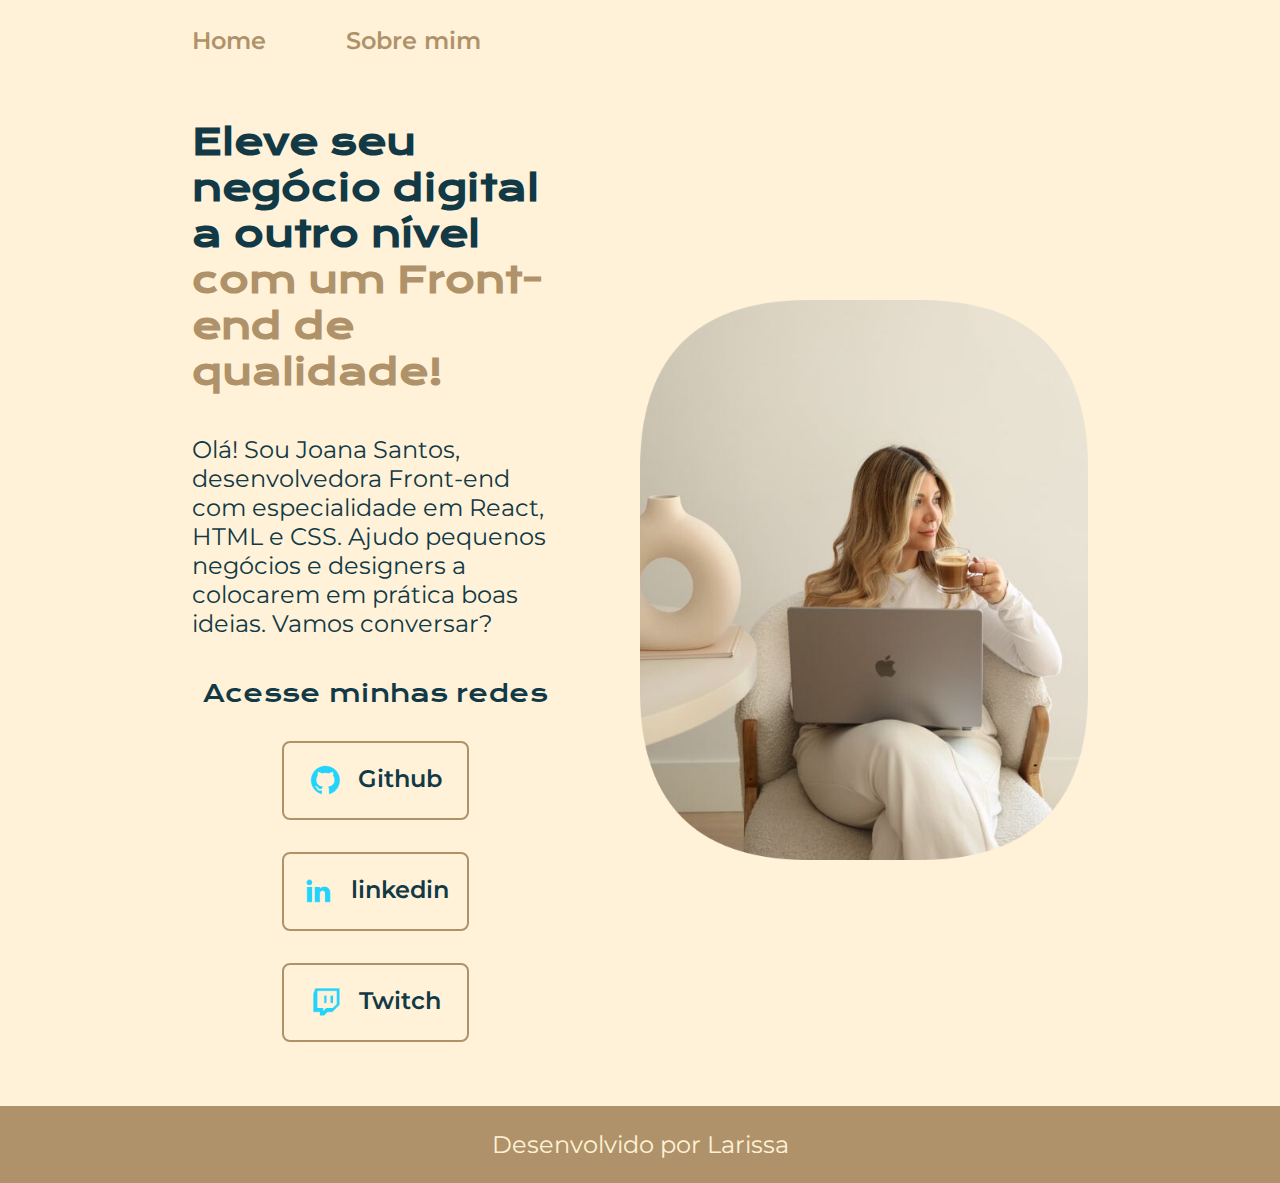
<file: index.html>
<!DOCTYPE html>
<html lang="pt-br">

<head>
    <meta charset="UTF-8">
    <meta http-equiv="X-UA-Compatible" content="IE=edge">
    <meta name="viewport" content="width=device-width, initial-scale=1.0">
    <title>Portifolio</title>
    <link rel="stylesheet" href="./styles/style.css">
</head>

<body>
    <header class="cabecalho">
        <nav class="cabecalho__menu">
            <a class="cabecalho__menu__link" href="index.html">Home</a>
            <a class="cabecalho__menu__link" href="about.html">Sobre mim</a>
        </nav>
    </header>
    <main class="apresentacao">
        <section class="apresentacao__conteudo">
            <h1 class="apresentacao__conteudo__titulo">Eleve seu negócio digital a outro nível<strong 
            class="titulo-destaque"> com um Front-end de qualidade!
            </strong></h1>
            <p class="apresentacao__conteudo__texto">Olá! Sou Joana Santos, desenvolvedora
            Front-end com especialidade em React, HTML e
            CSS. Ajudo pequenos negócios e designers a
            colocarem em prática boas ideias. Vamos
            conversar?</p>
            <div class="apresentacao__links">
                <h2 class="apresentacao__links__subtitulo">Acesse minhas redes</h2>
                <a class="apresentacao__links__navegacao" href="https://github.com/rafaballerini">
                    <img src="./assets/github.png">
                    Github
                </a>
                <a class="apresentacao__links__navegacao" href="https://linkedin.com/in/rafaellaballerini">
                    <img src="./assets/linkedin.png">
                    linkedin
                </a>
                <a class="apresentacao__links__navegacao" href="https://twitch.tv/guilimadev">
                    <img src="./assets/twitch.png">
                    Twitch
                </a>
            </div>
        </section>
        <img class="apresentacao__imagem" src="./assets/imagem_01.png" alt="Foto da Joana Santos programando">
    </main>
    <footer class="rodape">
        <p>Desenvolvido por Larissa</p>
    </footer>
</body>

</html>
</file>
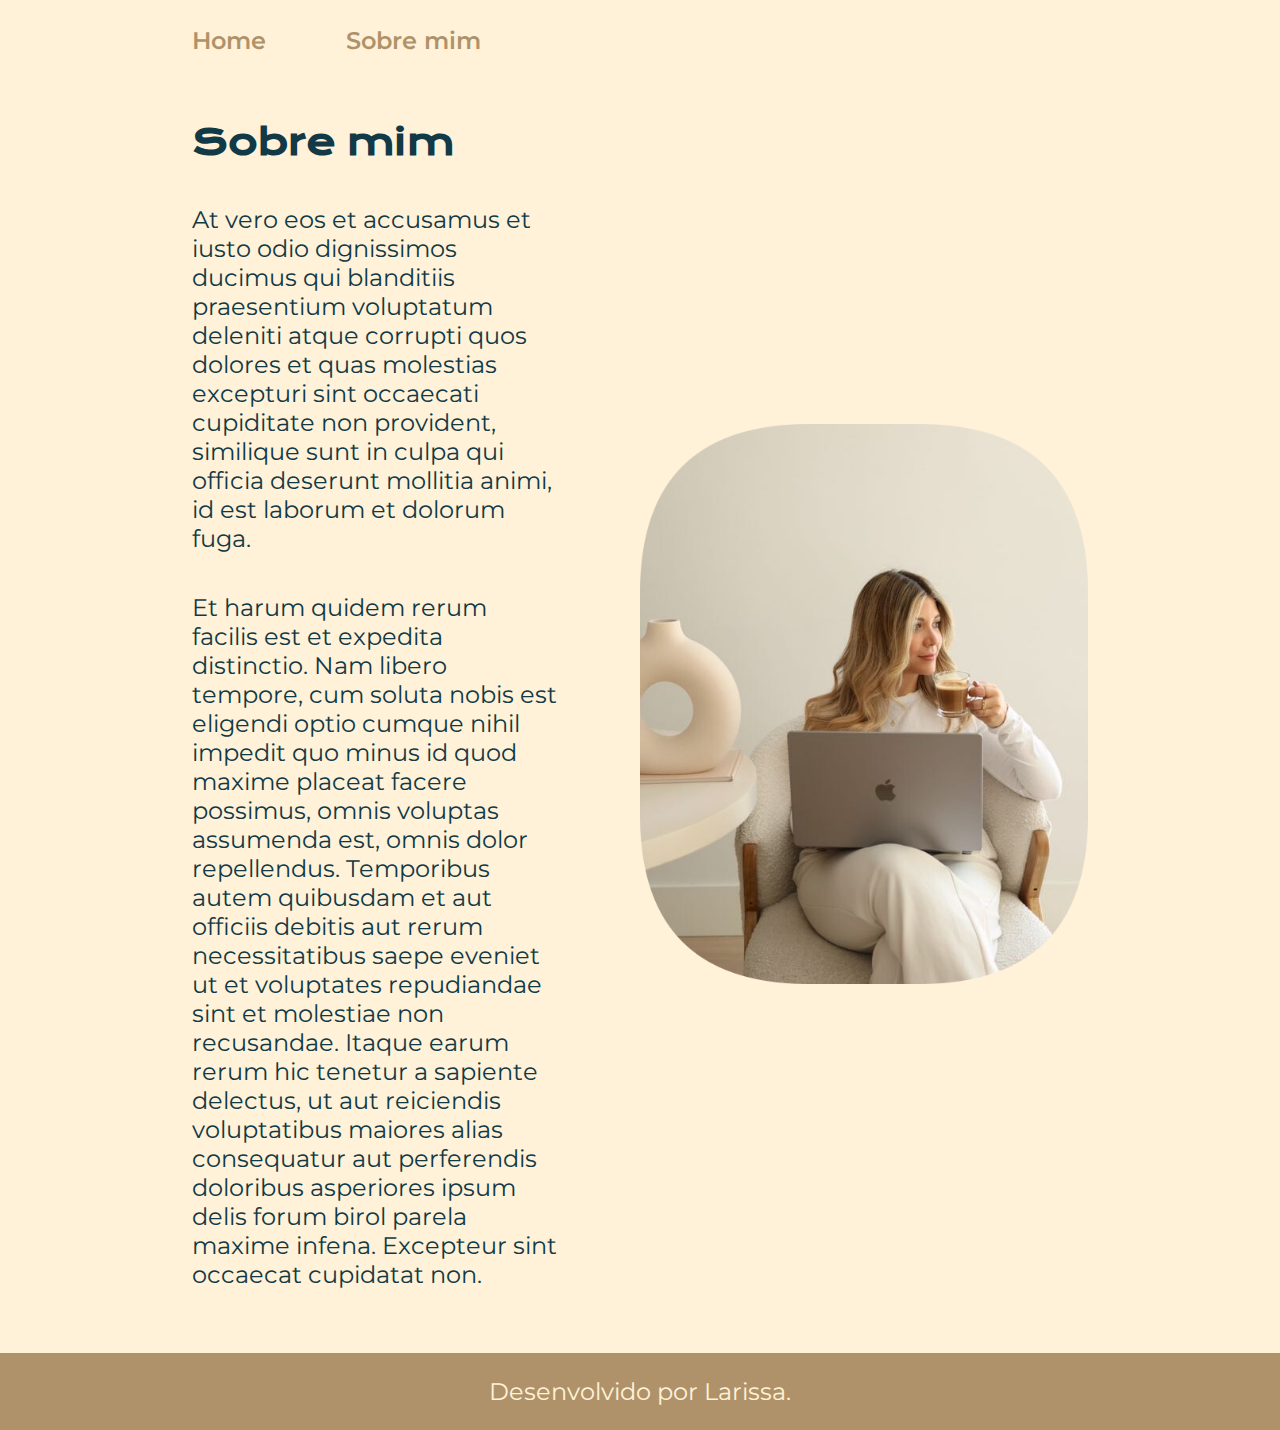
<file: about.html>
<!DOCTYPE html>
<html lang="pt-br">

<head>
    <meta charset="UTF-8">
    <meta http-equiv="X-UA-Compatible" content="IE=edge">
    <meta name="viewport" content="width=device-width, initial-scale=1.0">
    <title>Sobre mim</title>
    <link rel="stylesheet" href="./styles/style.css">
</head>

<body>
    <header class="cabecalho">
        <nav class="cabecalho__menu">
            <a class="cabecalho__menu__link" href="index.html">Home</a>
            <a class="cabecalho__menu__link" href="about.html">Sobre mim</a>
        </nav>
    </header>

    <main class="apresentacao">
        <section class="apresentacao__conteudo">
            <h1 class="apresentacao__conteudo__titulo">Sobre mim</h1>
            <p class="apresentacao__conteudo__texto">At vero eos et accusamus et iusto odio dignissimos ducimus qui blanditiis praesentium voluptatum deleniti
                atque corrupti quos dolores et quas molestias excepturi sint occaecati cupiditate non provident,
                similique sunt in culpa qui officia deserunt mollitia animi, id est laborum et dolorum fuga.
            </p>
            <p class="apresentacao__conteudo__texto">
                Et harum quidem rerum facilis est et expedita distinctio. Nam libero tempore, cum soluta nobis est
                eligendi optio cumque nihil impedit quo minus id quod maxime placeat facere possimus, omnis voluptas
                assumenda est, omnis dolor repellendus. Temporibus autem quibusdam et aut officiis debitis aut rerum
                necessitatibus saepe eveniet ut et voluptates repudiandae sint et molestiae non recusandae. Itaque earum
                rerum hic tenetur a sapiente delectus, ut aut reiciendis voluptatibus maiores alias consequatur aut
                perferendis doloribus asperiores ipsum delis forum birol parela maxime infena. Excepteur sint occaecat
                cupidatat non.</p>
        </section>
        <img class="apresentacao__imagem" src="./assets/imagem_01.png" alt="Foto da Joana Santos programando">
    </main>

    <footer class="rodape">
        <p>Desenvolvido por Larissa.</p>
    </footer>
</body>

</html>
</file>
<file: styles/style.css>
@import url('https://fonts.googleapis.com/css2?family=Krona+One&family=Montserrat:wght@400;600&display=swap');

:root {
    --cor-primaria: #FFF2D8;
    --cor-secundaria: #113946;
    --cor-terciaria: #B0926A;
    --cor-hover: #1F1717;

    --fonte-primaria: 'Krona One', sans-serif;
    --fonte-secundaria: 'Montserrat', sans-serif;
}
*{
    margin: 0;
    padding: 0;
}

body{
    box-sizing: border-box;
    background-color: var(--cor-primaria);
    color: var(--cor-secundaria);
}
.cabecalho{
    padding: 2% 0% 0% 15%;
}
.cabecalho__menu{
    display: flex;
    gap: 80px;
}
.cabecalho__menu__link{
    font-family: var(--fonte-secundaria);
    font-size: 1.5rem;
    font-weight: 600;
    color: var(--cor-terciaria);
    text-decoration: none;
}
.apresentacao{
    padding: 5% 15%;
    display: flex;
    align-items: center;
    justify-content: space-between;
    gap: 82px;
}
.apresentacao__conteudo{
    width: 50%;
    display: flex;
    flex-direction: column;
    gap: 40px;
}

.apresentacao__conteudo__titulo{
    font-size: 2.25rem;
    font-family: var(--fonte-primaria);
}
.titulo-destaque{
    color: var(--cor-terciaria);
}
.apresentacao__conteudo__texto{
    font-size: 1.5rem;
    font-family: var(--fonte-secundaria);
}

.apresentacao__links{
    display: flex;
    flex-direction: column;
    justify-content: space-between;
    align-items: center;
    gap: 32px;
}
.apresentacao__links__subtitulo{
    font-family: var(--fonte-primaria);
    font-weight: 400;
    font-size: 1.5rem;
}
.apresentacao__links__navegacao{
    display: flex;
    justify-content: center;
    gap: 16px;
    border: 2px solid var(--cor-terciaria);
    width: 50%;
    text-align: center;
    border-radius: 8px;
    font-size: 1.5rem;
    font-weight: 600;
    padding: 21.5px 0;
    text-decoration: none;
    color: var(--cor-secundaria);
    font-family: var(--fonte-secundaria);
}
.apresentacao__links__link:hover{
    background-color: var(--cor-hover);
}
.apresentacao__imagem{
    width: 50%;
}
.rodape{
    color: var(--cor-primaria);
    background-color: var(--cor-terciaria);
    padding: 24px;
    text-align: center;
    font-family: var(--fonte-secundaria);
    font-size: 1.5rem;
    font-weight: 400;
}

@media (max-width: 1200px) {
    .cabecalho {
        padding: 6%;
    }

    .cabecalho__menu {
        justify-content:center;
    }
    
    .apresentacao {
        flex-direction: column-reverse;
        padding: 5%;
    }

    .apresentacao__conteudo {
        width: auto; 
    }
}
</file>
